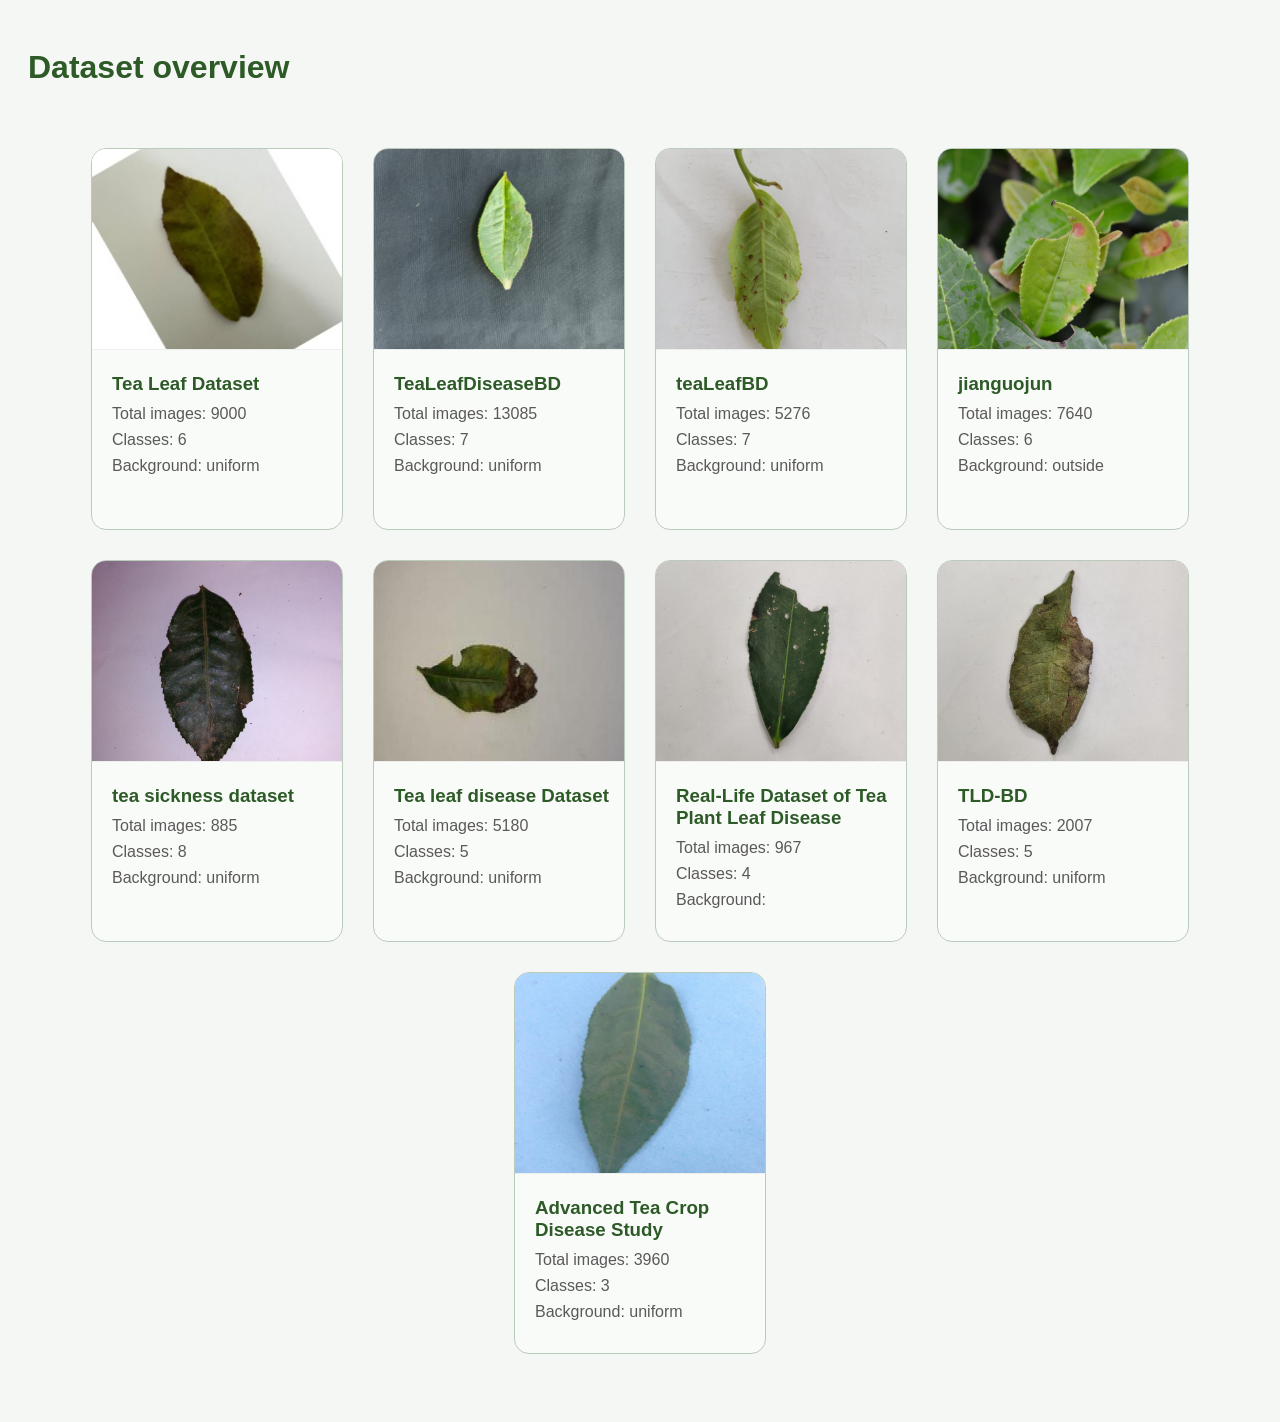
<file: index.html>
<!DOCTYPE html>
<html lang="en">
    <head>
        <meta name="viewport" content="width=device-width, initial-scale=1.0">
        <title>Tea leaf Dataset</title>
        <link rel="stylesheet" href="./dataset.css">
    </head>
    <body>
        <header>
            <h1>Dataset overview</h1>
        </header>
        <section class="gallery">
            <a href="dataset4.html" class="card">
                <img src="Red_Spider_Mite4(ds4).jpg">
                <h3>Tea Leaf Dataset</h3>
                <p>Total images: 9000</p>
                <p>Classes: 6</p>
                <p>Background: uniform </p>
            </a>
            <a href="dataset6.html" class="card">
                <img src="Algal leaf spot 22 (tealeafdb).jpg">
                <h3>TeaLeafDiseaseBD</h3>
                <p>Total images: 13085</p>
                <p>Classes: 7</p>
                <p>Background: uniform </p>
            </a>
            <a href="dataset11.html" class="card">
                <img src="helopeltis_00002(ds11).jpg">
                <h3>teaLeafBD</h3>
                <p>Total images: 5276</p>
                <p>Classes: 7</p>
                <p>Background: uniform</p>
            </a>
            <a href="dataset12.html" class="card">
                <img src="tea cake (ds12).jpg">
                <h3>jianguojun</h3>
                <p>Total images: 7640</p>
                <p>Classes: 6</p>
                <p>Background: outside </p>
            </a>
            <a href="dataset3.html" class="card">
                <img src="ds3.jpg">
                <h3>tea sickness dataset</h3>
                <p>Total images: 885</p>
                <p>Classes: 8</p>
                <p>Background: uniform </p>
            </a>
            <a href="dataset5.html" class="card">
                <img src="ds5.jpg">
                <h3>Tea leaf disease Dataset</h3>
                <p>Total images: 5180</p>
                <p>Classes: 5</p>
                <p>Background: uniform </p>
            </a>
            <a href="dataset7.html" class="card">
                <img src="ds7.jpg">
                <h3>Real-Life Dataset of Tea Plant Leaf Disease</h3>
                <p>Total images: 967</p>
                <p>Classes: 4</p>
                <p>Background:  </p>
            </a>
            <a href="dataset8.html" class="card">
                <img src="1e0fc225-1414-40e8-9a60-9d25a7c21f10 (ds8).jpg">
                <h3>TLD-BD</h3>
                <p>Total images: 2007</p>
                <p>Classes: 5</p>
                <p>Background: uniform</p>
            </a>
            <a href="dataset9.html" class="card">
                <img src="Healthy_18(ds9).jpg">
                <h3>Advanced Tea Crop Disease Study</h3>
                <p>Total images: 3960</p>
                <p>Classes: 3</p>
                <p>Background: uniform </p>
            </a>
        </section>
    </body>
</html>
</file>
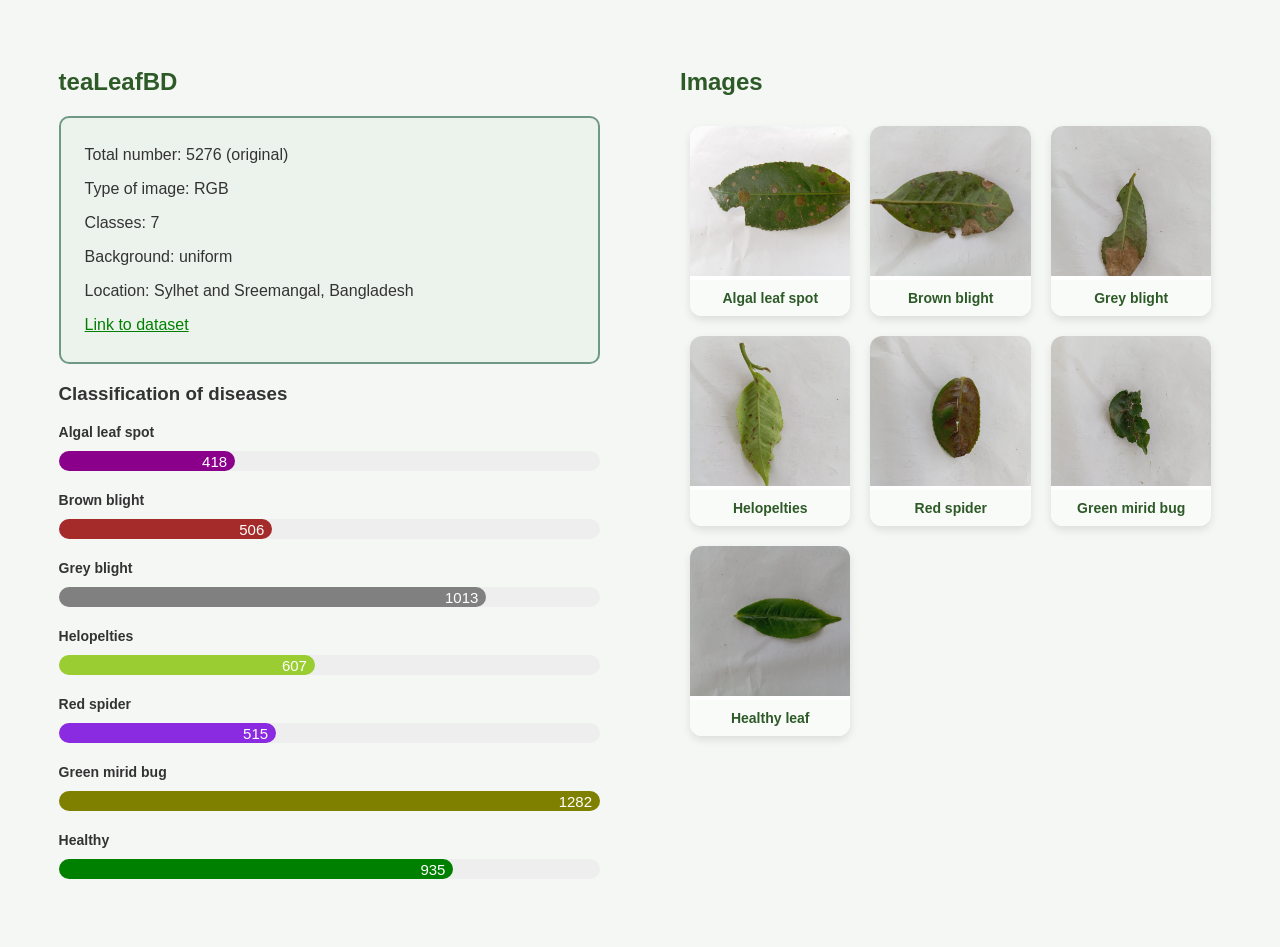
<file: dataset11.html>
<!DOCTYPE html>
<html lang="en">
    <head>
        <meta name="viewport" content="width=device-width, initial-scale=1.0">
        <title>teaLeafBD</title>
        <link rel="stylesheet" href="./dataset.css">
    </head>
    <body>
        <div class="main-container">
            <section class="part-1">
                <header>
                    <h1>teaLeafBD </h1>
                </header>

                <div class="general-in4">
                    <p>Total number: 5276 (original)</p>
                    <p>Type of image: RGB</p>
                    <p>Classes: 7</p>
                    <p>Background: uniform</p>
                    <p>Location: Sylhet and Sreemangal, Bangladesh</p>
                    <p><a href="https://data.mendeley.com/datasets/744vznw5k2/3" target="_blank" style="color: green;">Link to dataset</a></p>
                </div>

                <div class="chart-section">
                    <h3>Classification of diseases</h3>
                    
                    <div class="bar-group">
                        <span>Algal leaf spot</span>
                        <div class="bar-container">
                            <div class="bar-fill-11" style="--size: 418; background: darkmagenta;">418</div>
                        </div>
                    </div>

                    <div class="bar-group">
                        <span>Brown blight</span>
                        <div class="bar-container">
                            <div class="bar-fill-11" style="--size: 506; background: brown;">506</div>
                        </div>
                    </div>

                    <div class="bar-group">
                        <span>Grey blight</span>
                        <div class="bar-container">
                            <div class="bar-fill-11" style="--size: 1013; background: grey;">1013</div>
                        </div>
                    </div>

                    <div class="bar-group">
                        <span>Helopelties</span>
                        <div class="bar-container">
                            <div class="bar-fill-11" style="--size: 607; background: yellowgreen;">607</div>
                        </div>
                    </div>

                    <div class="bar-group">
                        <span>Red spider</span>
                        <div class="bar-container">
                            <div class="bar-fill-11" style="--size: 515; background: blueviolet;">515</div>
                        </div>
                    </div>

                    <div class="bar-group">
                        <span>Green mirid bug</span>
                        <div class="bar-container">
                            <div class="bar-fill-11" style="--size: 1282; background: olive;">1282</div>
                        </div>
                    </div>

                    <div class="bar-group">
                        <span>Healthy</span>
                        <div class="bar-container">
                            <div class="bar-fill-11" style="--size: 935; background: green;">935</div>
                        </div>
                    </div>
                </div>
            </section>

            <section class="part-2">
                <h2 style="color: #2d5a27;">Images</h2>
                <div class="sample-gallery">
                    <figure class="disease-card">
                        <img src="tea_algal_leaf_spot_00003 (ds11).jpg">
                        <figcaption>Algal leaf spot</figcaption>
                    </figure>
                    <figure class="disease-card">
                        <img src="brown_blight_00004 (ds11).jpg">
                        <figcaption>Brown blight</figcaption>
                    </figure>
                    <figure class="disease-card">
                        <img src="gray_blight_00005 (ds11).jpg">
                        <figcaption>Grey blight</figcaption>
                    </figure>
                    <figure class="disease-card">
                        <img src="helopeltis_00002(ds11).jpg">
                        <figcaption>Helopelties</figcaption>
                    </figure>
                    <figure class="disease-card">
                        <img src="red_spider_00006 (ds11).jpg">
                        <figcaption>Red spider</figcaption>
                    </figure>
                    <figure class="disease-card">
                        <img src="green_mirid_bug_00005 (ds11).jpg">
                        <figcaption>Green mirid bug</figcaption>
                    </figure>
                    <figure class="disease-card">
                        <img src="healthy_00007 (ds11).jpg">
                        <figcaption>Healthy leaf</figcaption>
                    </figure>
                </div>
            </section>
        </div>
    </body>
</html>
</file>
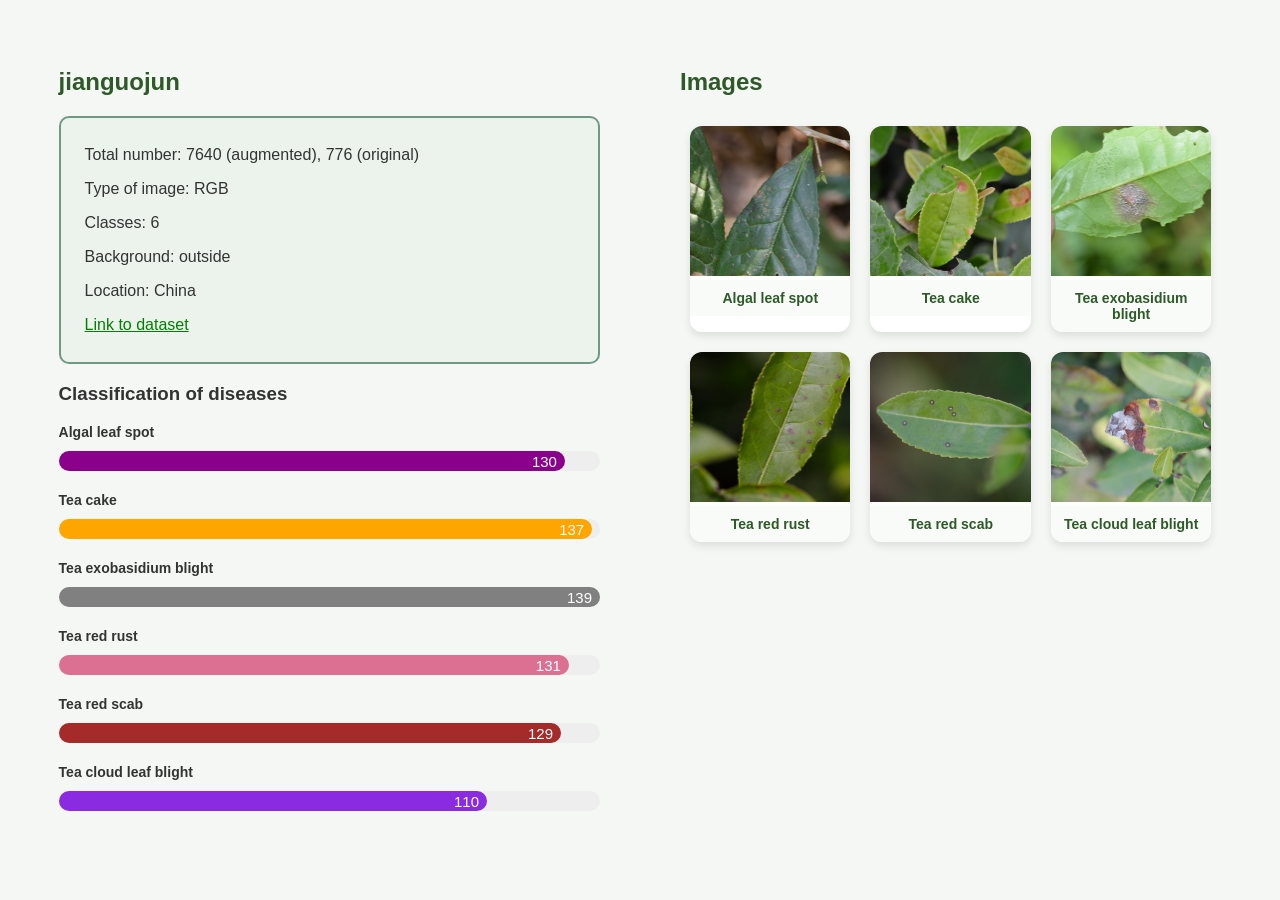
<file: dataset12.html>
<!DOCTYPE html>
<html lang="en">
    <head>
        <meta name="viewport" content="width=device-width, initial-scale=1.0">
        <title>jianguojun</title>
        <link rel="stylesheet" href="./dataset.css">
    </head>
    <body>
        <div class="main-container">
            <section class="part-1">
                <header>
                    <h1>jianguojun </h1>
                </header>

                <div class="general-in4">
                    <p>Total number: 7640 (augmented), 776 (original)</p>
                    <p>Type of image: RGB</p>
                    <p>Classes: 6</p>
                    <p>Background: outside</p>
                    <p>Location: China</p>
                    <p><a href="https://www.jianguoyun.com/p/DRwyMxYQqJnmCxiGl5IFIAA" target="_blank" style="color: green;">Link to dataset</a></p>
                </div>

                <div class="chart-section">
                    <h3>Classification of diseases</h3>
                    
                    <div class="bar-group">
                        <span>Algal leaf spot</span>
                        <div class="bar-container">
                            <div class="bar-fill-12" style="--size: 130; background: darkmagenta;">130</div>
                        </div>
                    </div>

                    <div class="bar-group">
                        <span>Tea cake</span>
                        <div class="bar-container">
                            <div class="bar-fill-12" style="--size: 137; background: orange;">137</div>
                        </div>
                    </div>

                    <div class="bar-group">
                        <span>Tea exobasidium blight</span>
                        <div class="bar-container">
                            <div class="bar-fill-12" style="--size: 139; background: grey;">139</div>
                        </div>
                    </div>

                    <div class="bar-group">
                        <span>Tea red rust</span>
                        <div class="bar-container">
                            <div class="bar-fill-12" style="--size: 131; background: palevioletred;">131</div>
                        </div>
                    </div>

                    <div class="bar-group">
                        <span>Tea red scab</span>
                        <div class="bar-container">
                            <div class="bar-fill-12" style="--size: 129; background: brown;">129</div>
                        </div>
                    </div>

                    <div class="bar-group">
                        <span>Tea cloud leaf blight</span>
                        <div class="bar-container">
                            <div class="bar-fill-12" style="--size: 110; background: blueviolet;">110</div>
                        </div>
                    </div>

                </div>
            </section>

            <section class="part-2">
                <h2 style="color: #2d5a27;">Images</h2>
                <div class="sample-gallery">
                    <figure class="disease-card">
                        <img src="algal leaf spot (ds12).jpg">
                        <figcaption>Algal leaf spot</figcaption>
                    </figure>
                    <figure class="disease-card">
                        <img src="tea cake (ds12).jpg">
                        <figcaption>Tea cake</figcaption>
                    </figure>
                    <figure class="disease-card">
                        <img src="exobasidium (ds12).jpg">
                        <figcaption>Tea exobasidium blight</figcaption>
                    </figure>
                    <figure class="disease-card">
                        <img src="red rust (ds12).jpg">
                        <figcaption>Tea red rust</figcaption>
                    </figure>
                    <figure class="disease-card">
                        <img src="red scab (ds12).jpg">
                        <figcaption>Tea red scab</figcaption>
                    </figure>
                    <figure class="disease-card">
                        <img src="cloud leaf blight (ds12).jpg">
                        <figcaption>Tea cloud leaf blight</figcaption>
                    </figure>
                </div>
            </section>
        </div>
    </body>
</html>
</file>
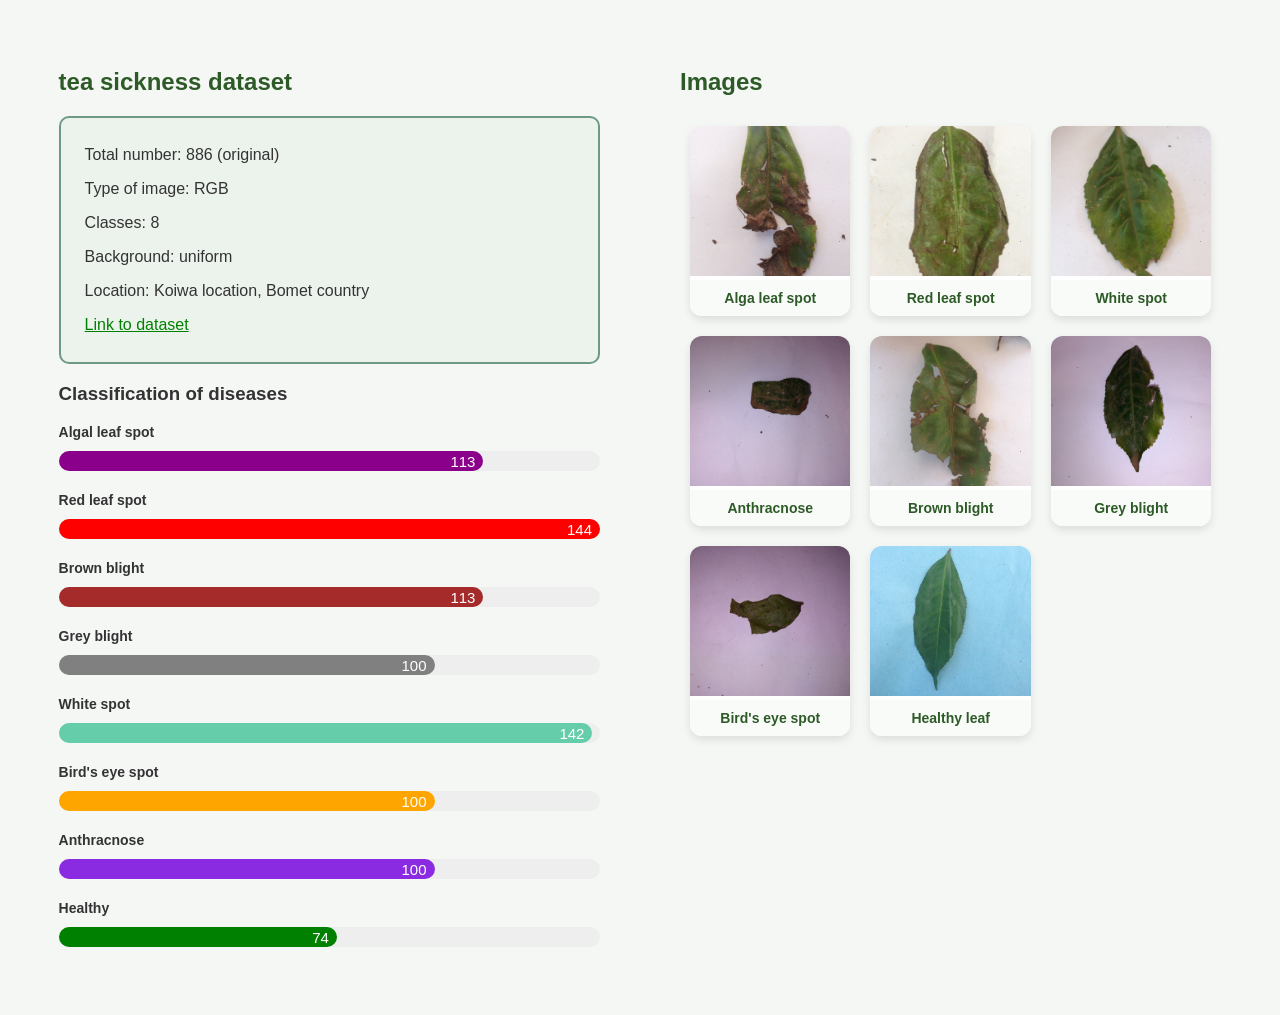
<file: dataset3.html>
<!DOCTYPE html>
<html lang="en">
    <head>
        <meta name="viewport" content="width=device-width, initial-scale=1.0">
        <title>tea sickness dataset</title>
        <link rel="stylesheet" href="./dataset.css">
    </head>
    <body>
        <div class="main-container">
            <section class="part-1">
                <header>
                    <h1>tea sickness dataset </h1>
                </header>

                <div class="general-in4">
                    <p>Total number: 886 (original)</p>
                    <p>Type of image: RGB</p>
                    <p>Classes: 8</p>
                    <p>Background: uniform</p>
                    <p>Location: Koiwa location, Bomet country</p>
                    <p><a href="https://data.mendeley.com/datasets/j32xdt2ff5/2" target="_blank" style="color: green;">Link to dataset</a></p>    
                </div>

                <div class="chart-section">
                    <h3>Classification of diseases</h3>
                    
                    <div class="bar-group">
                        <span>Algal leaf spot</span>
                        <div class="bar-container">
                            <div class="bar-fill-3" style="--size: 113; background: darkmagenta;">113</div>
                        </div>
                    </div>

                    <div class="bar-group">
                        <span>Red leaf spot</span>
                        <div class="bar-container">
                            <div class="bar-fill-3" style="--size: 144; background: red;">144</div>
                        </div>
                    </div>

                    <div class="bar-group">
                        <span>Brown blight</span>
                        <div class="bar-container">
                            <div class="bar-fill-3" style="--size: 113; background: brown;">113</div>
                        </div>
                    </div>

                    <div class="bar-group">
                        <span>Grey blight</span>
                        <div class="bar-container">
                            <div class="bar-fill-3" style="--size: 100; background: grey;">100</div>
                        </div>
                    </div>

                    <div class="bar-group">
                        <span>White spot</span>
                        <div class="bar-container">
                            <div class="bar-fill-3" style="--size: 142; background: mediumaquamarine;">142</div>
                        </div>
                    </div>

                    <div class="bar-group">
                        <span>Bird's eye spot</span>
                        <div class="bar-container">
                            <div class="bar-fill-3" style="--size: 100; background: orange;">100</div>
                        </div>
                    </div>

                    <div class="bar-group">
                        <span>Anthracnose</span>
                        <div class="bar-container">
                            <div class="bar-fill-3" style="--size: 100; background: blueviolet;">100</div>
                        </div>
                    </div>

                    <div class="bar-group">
                        <span>Healthy</span>
                        <div class="bar-container">
                            <div class="bar-fill-3" style="--size: 74; background: green;">74</div>
                        </div>
                    </div>
                </div>
            </section>

            <section class="part-2">
                <h2 style="color: #2d5a27;">Images</h2>
                <div class="sample-gallery">
                    <figure class="disease-card">
                        <img src="algal (ds3).jpg" alt="algal leaf spot">
                        <figcaption>Alga leaf spot</figcaption>
                    </figure>
                    <figure class="disease-card">
                        <img src="red leaf spot (ds3).jpg" alt="red leaf spot">
                        <figcaption>Red leaf spot</figcaption>
                    </figure>
                    <figure class="disease-card">
                        <img src="white spot (ds3).jpg" alt="white spot">
                        <figcaption>White spot</figcaption>
                    </figure>
                    <figure class="disease-card">
                        <img src="anthracnose (ds3).jpg" alt="anthracnose">
                        <figcaption>Anthracnose</figcaption>
                    </figure>
                    <figure class="disease-card">
                        <img src="brown blight (ds3).jpg" alt="brown blight">
                        <figcaption>Brown blight</figcaption>
                    </figure>
                    <figure class="disease-card">
                        <img src="grey blight (ds3).jpg" alt="grey blight">
                        <figcaption>Grey blight</figcaption>
                    </figure>
                    <figure class="disease-card">
                        <img src="bird eye spot (ds3).jpg" alt="bird's eye spot">
                        <figcaption>Bird's eye spot</figcaption>
                    </figure>
                    <figure class="disease-card">
                        <img src="healthy (ds3).jpg" alt="healthy">
                        <figcaption>Healthy leaf</figcaption>
                    </figure>
                </div>
            </section>
        </div>
    </body>
</html>
</file>
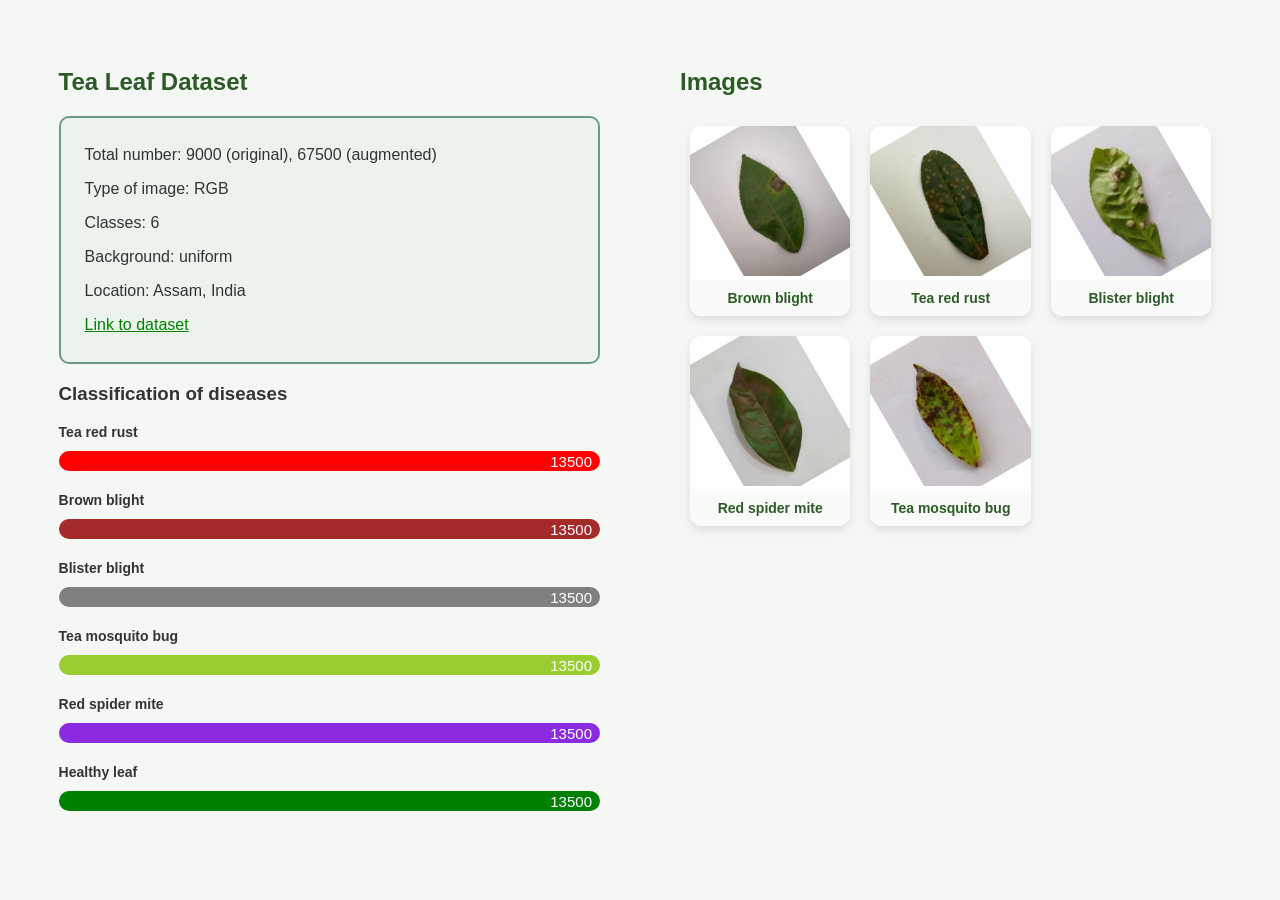
<file: dataset4.html>
<!DOCTYPE html>
<html lang="en">
    <head>
        <meta name="viewport" content="width=device-width, initial-scale=1.0">
        <title>Tea Leaf Dataset</title>
        <link rel="stylesheet" href="./dataset.css">
    </head>
    <body>
        <div class="main-container">
            <section class="part-1">
                <header>
                    <h1> Tea Leaf Dataset</h1>
                </header>

                <div class="general-in4">
                    <p>Total number: 9000 (original), 67500 (augmented)</p>
                    <p>Type of image: RGB</p>
                    <p>Classes: 6</p>
                    <p>Background: uniform</p>
                    <p>Location: Assam, India</p>
                    <p><a href="https://data.mendeley.com/datasets/94fzcdz8gz/1" target="_blank" style="color: green;">Link to dataset</a></p>
                </div>

                <div class="chart-section">
                    <h3>Classification of diseases</h3>

                    <div class="bar-group">
                        <span>Tea red rust</span>
                        <div class="bar-container">
                            <div class="bar-fill-4" style="--size: 13500; background: red;">13500</div>
                        </div>
                    </div>

                    <div class="bar-group">
                        <span>Brown blight</span>
                        <div class="bar-container">
                            <div class="bar-fill-4" style="--size: 13500; background: brown;">13500</div>
                        </div>
                    </div>

                    <div class="bar-group">
                        <span>Blister blight</span>
                        <div class="bar-container">
                            <div class="bar-fill-4" style="--size: 13500; background: grey;">13500</div>
                        </div>
                    </div>

                    <div class="bar-group">
                        <span>Tea mosquito bug</span>
                        <div class="bar-container">
                            <div class="bar-fill-4" style="--size: 13500; background: yellowgreen;">13500</div>
                        </div>
                    </div>

                    <div class="bar-group">
                        <span>Red spider mite</span>
                        <div class="bar-container">
                            <div class="bar-fill-4" style="--size: 13500; background: blueviolet;">13500</div>
                        </div>
                    </div>

                    <div class="bar-group">
                        <span>Healthy leaf</span>
                        <div class="bar-container">
                            <div class="bar-fill-4" style="--size: 13500; background: green;">13500</div>
                        </div>
                    </div>
                </div>
            </section>

            <section class="part-2">
                <h2 style="color: #2d5a27;">Images</h2>
                <div class="sample-gallery">
                    <figure class="disease-card">
                        <img src="Brown_Blight13(ds4).jpg" alt="brown blight">
                        <figcaption>Brown blight</figcaption>
                    </figure>
                    <figure class="disease-card">
                        <img src="Leaf_Red_Rust6(ds4).jpg" alt="red rust">
                        <figcaption>Tea red rust</figcaption>
                    </figure>
                    <figure class="disease-card">
                        <img src="Blister_Blight1(ds4).jpg" alt="blister blight">
                        <figcaption>Blister blight</figcaption>
                    </figure>
                    <figure class="disease-card">
                        <img src="Red_Spider_Mite1(ds4).jpg" alt="red spider mite">
                        <figcaption>Red spider mite</figcaption>
                    </figure>
                    <figure class="disease-card">
                        <img src="Tea_Mosquito_Bug8(ds4).jpg" alt="tea mosquito bug">
                        <figcaption>Tea mosquito bug</figcaption>
                    </figure>
                </div>
            </section>
        </div>
    </body>
</html>
</file>
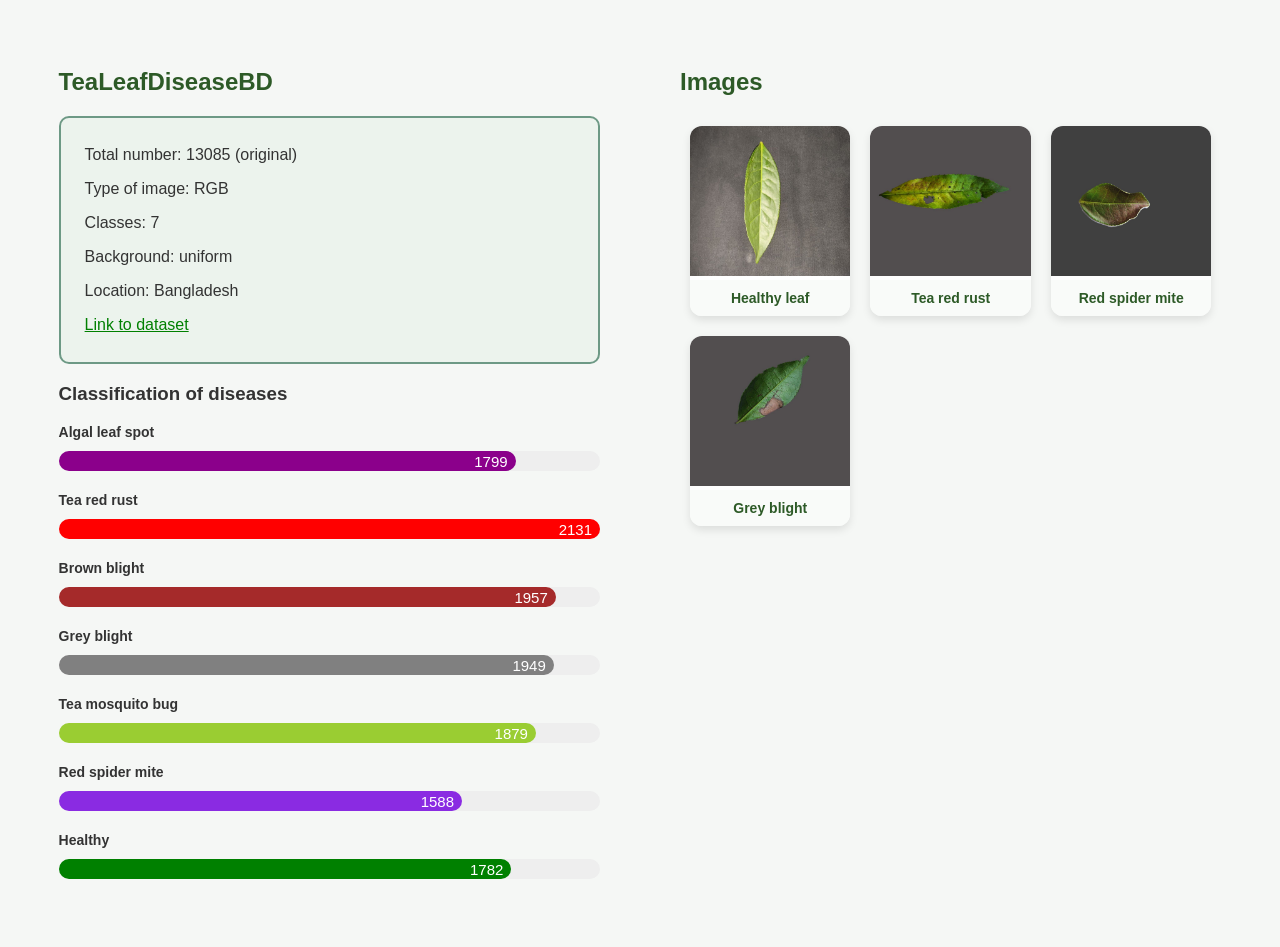
<file: dataset6.html>
<!DOCTYPE html>
<html lang="en">
    <head>
        <meta name="viewport" content="width=device-width, initial-scale=1.0">
        <title>TeaLeafDiseaseBD</title>
        <link rel="stylesheet" href="./dataset.css">
    </head>
    <body>
        <div class="main-container">
            <section class="part-1">
                <header>
                    <h1>TeaLeafDiseaseBD </h1>
                </header>

                <div class="general-in4">
                    <p>Total number: 13085 (original)</p>
                    <p>Type of image: RGB</p>
                    <p>Classes: 7</p>
                    <p>Background: uniform</p>
                    <p>Location: Bangladesh</p>
                    <p><a href="https://data.mendeley.com/datasets/jcvxm4gh7d/1" target="_blank" style="color: green;">Link to dataset</a></p>
                </div>

                <div class="chart-section">
                    <h3>Classification of diseases</h3>
                    
                    <div class="bar-group">
                        <span>Algal leaf spot</span>
                        <div class="bar-container">
                            <div class="bar-fill-6" style="--size: 1799; background: darkmagenta;">1799</div>
                        </div>
                    </div>

                    <div class="bar-group">
                        <span>Tea red rust</span>
                        <div class="bar-container">
                            <div class="bar-fill-6" style="--size: 2131; background: red;">2131</div>
                        </div>
                    </div>

                    <div class="bar-group">
                        <span>Brown blight</span>
                        <div class="bar-container">
                            <div class="bar-fill-6" style="--size: 1957; background: brown;">1957</div>
                        </div>
                    </div>

                    <div class="bar-group">
                        <span>Grey blight</span>
                        <div class="bar-container">
                            <div class="bar-fill-6" style="--size: 1949; background: grey;">1949</div>
                        </div>
                    </div>

                    <div class="bar-group">
                        <span>Tea mosquito bug</span>
                        <div class="bar-container">
                            <div class="bar-fill-6" style="--size: 1879; background: yellowgreen;">1879</div>
                        </div>
                    </div>

                    <div class="bar-group">
                        <span>Red spider mite</span>
                        <div class="bar-container">
                            <div class="bar-fill-6" style="--size: 1588; background: blueviolet;">1588</div>
                        </div>
                    </div>

                    <div class="bar-group">
                        <span>Healthy</span>
                        <div class="bar-container">
                            <div class="bar-fill-6" style="--size: 1782; background: green;">1782</div>
                        </div>
                    </div>
                </div>
            </section>

            <section class="part-2">
                <h2 style="color: #2d5a27;">Images</h2>
                <div class="sample-gallery">
                    <figure class="disease-card">
                        <img src="Healthy 6(ds6).jpg" alt="healthy">
                        <figcaption>Healthy leaf</figcaption>
                    </figure>
                    <figure class="disease-card">
                        <img src="Red Rust 5(ds6).jpg" alt="red rust">
                        <figcaption>Tea red rust</figcaption>
                    </figure>
                    <figure class="disease-card">
                        <img src="Red Spider 8(ds6).jpg" alt="red spider">
                        <figcaption>Red spider mite</figcaption>
                    </figure>
                    <figure class="disease-card">
                        <img src="Gray Blight 5(ds6).jpg" alt="grey blightt">
                        <figcaption>Grey blight</figcaption>
                    </figure>
                </div>
            </section>
        </div>
    </body>
</html>
</file>
<file: dataset.css>
/* Overview page */
body {
    font-family: 'Segoe UI', Tahoma, Geneva, Verdana, sans-serif;
    background-color: #f5f7f5;
    color: #333;
    padding: 20px;
}
header{
    color: #2d5a27;
}
.card img{
    width: 100%;
    height: 200px;
    object-fit: cover;
    border-bottom: 1px solid #eee;
}
.gallery {
  display: flex;
  flex-direction: row;
  flex-wrap: wrap;
  justify-content: center;
  align-items: center;
  gap: 30px;
  margin: 0 auto;
  padding: 40px 30px;
}
.card {
  background-color: #f9fbf9;
  width: 250px;
  height: 380px;
  border: 1px solid #bbcbbb;
  border-radius: 15px;
  overflow: hidden; 
  text-decoration: none; 
  color: black;
}
.card h3 {
    color: #2d5a27; 
    margin-left: 20px;
}
.card p {
    color: #5a5959;
    margin-top: -8px;
    margin-left: 20px;
}

/*dataset page*/
/* left part */
.bar-container {
  width: 100%;
  background-color: #eee;
  border-radius: 10px;
  margin: 10px 0 20px 0;
  height: 20px;
}

.bar-fill-4 {
  height: 100%;
  border-radius: 10px;
  color: white;
  font-size: 15px;
  width: calc(var(--size) / 13500 * 100%);

  display: flex;
  justify-content: flex-end; /* Đẩy chữ về bên phải */
  align-items: center;      /* Căn giữa chữ theo chiều dọc */
  padding-right: 8px;
  box-sizing: border-box;   /* Quan trọng để padding không làm tăng chiều dài thanh */
  min-width: 40px;
}

.bar-fill-6 {
  height: 100%;
  border-radius: 10px;
  color: white;
  font-size: 15px;
  width: calc(var(--size) / 2131 * 100%);

  display: flex;
  justify-content: flex-end; /* Đẩy chữ về bên phải */
  align-items: center;      /* Căn giữa chữ theo chiều dọc */
  padding-right: 8px;
  box-sizing: border-box;   /* Quan trọng để padding không làm tăng chiều dài thanh */
  min-width: 40px;
}

.bar-fill-3 {
  height: 100%;
  border-radius: 10px;
  color: white;
  font-size: 15px;
  width: calc(var(--size) / 144 * 100%);

  display: flex;
  justify-content: flex-end; /* Đẩy chữ về bên phải */
  align-items: center;      /* Căn giữa chữ theo chiều dọc */
  padding-right: 8px;
  box-sizing: border-box;   /* Quan trọng để padding không làm tăng chiều dài thanh */
  min-width: 40px;
}

.bar-fill-11 {
  height: 100%;
  border-radius: 10px;
  color: white;
  font-size: 15px;
  width: calc(var(--size) / 1282 * 100%);

  display: flex;
  justify-content: flex-end; /* Đẩy chữ về bên phải */
  align-items: center;      /* Căn giữa chữ theo chiều dọc */
  padding-right: 8px;
  box-sizing: border-box;   /* Quan trọng để padding không làm tăng chiều dài thanh */
  min-width: 40px;
}

.bar-fill-12 {
  height: 100%;
  border-radius: 10px;
  color: white;
  font-size: 15px;
  width: calc(var(--size) / 139 * 100%);

  display: flex;
  justify-content: flex-end; /* Đẩy chữ về bên phải */
  align-items: center;      /* Căn giữa chữ theo chiều dọc */
  padding-right: 8px;
  box-sizing: border-box;   /* Quan trọng để padding không làm tăng chiều dài thanh */
  min-width: 40px;
}

.bar-group span {
  font-weight: bold;
  font-size: 14px;
}

.general-in4{
    padding: 12px;
    border: 2px solid #2d6a4fa9;
    background-color: #eaf2ebda;
    border-radius: 10px;
}

.general-in4 p{
    margin-left: 12px;
}

/* divide*/

.main-container {
    display: flex;         /* Kích hoạt chế độ dàn hàng ngang */
    gap: 80px;            /* Tạo khoảng cách giữa 2 section */
    padding: 20px;
    max-width: 95%;    /* Giới hạn độ rộng tổng để không bị quá loãng */
    margin: 0 auto;       /* Căn toàn bộ nội dung ra giữa màn hình */
}

.main-container section {
    flex: 1;              /* Mỗi section sẽ tự động chia đều không gian (50/50) */
    width: 50%;           /* Đảm bảo mỗi cái chiếm nửa trang */
    margin: 0;            /* Bỏ margin mặc định để tránh bị đẩy xuống dòng */
    box-sizing: border-box; 
}

/* Optional: Để lên điện thoại nó tự xuống dòng cho dễ đọc */
@media (max-width: 768px) {
    .main-container {
        flex-direction: column; /* Chuyển thành hàng dọc trên màn hình nhỏ */
    }
    .main-container section {
        width: 100%;
    }
}

/*right part*/
.sample-gallery {
  display: grid;
  grid-template-columns: 1fr 1fr 1fr; /*chia 3 cot */
  gap: 20px;
  padding: 10px;
}

.disease-card {
    margin: 0;
    background: #fff;
    border-radius: 12px;
    overflow: hidden; /* Để ảnh không bị tràn ra ngoài góc bo */
    box-shadow: 0 4px 8px rgba(0,0,0,0.1);
}

.disease-card img {
    width: 100%;
    height: 150px; /* Cố định chiều cao để các ô bằng nhau */
    object-fit: cover; /* Cắt ảnh cho vừa khung mà không bị méo */
}

.disease-card figcaption {
    padding: 10px;
    text-align: center;
    font-weight: bold;
    font-size: 14px;
    color: #2d5a27;
    background-color: #f9fbf9;
}
</file>
